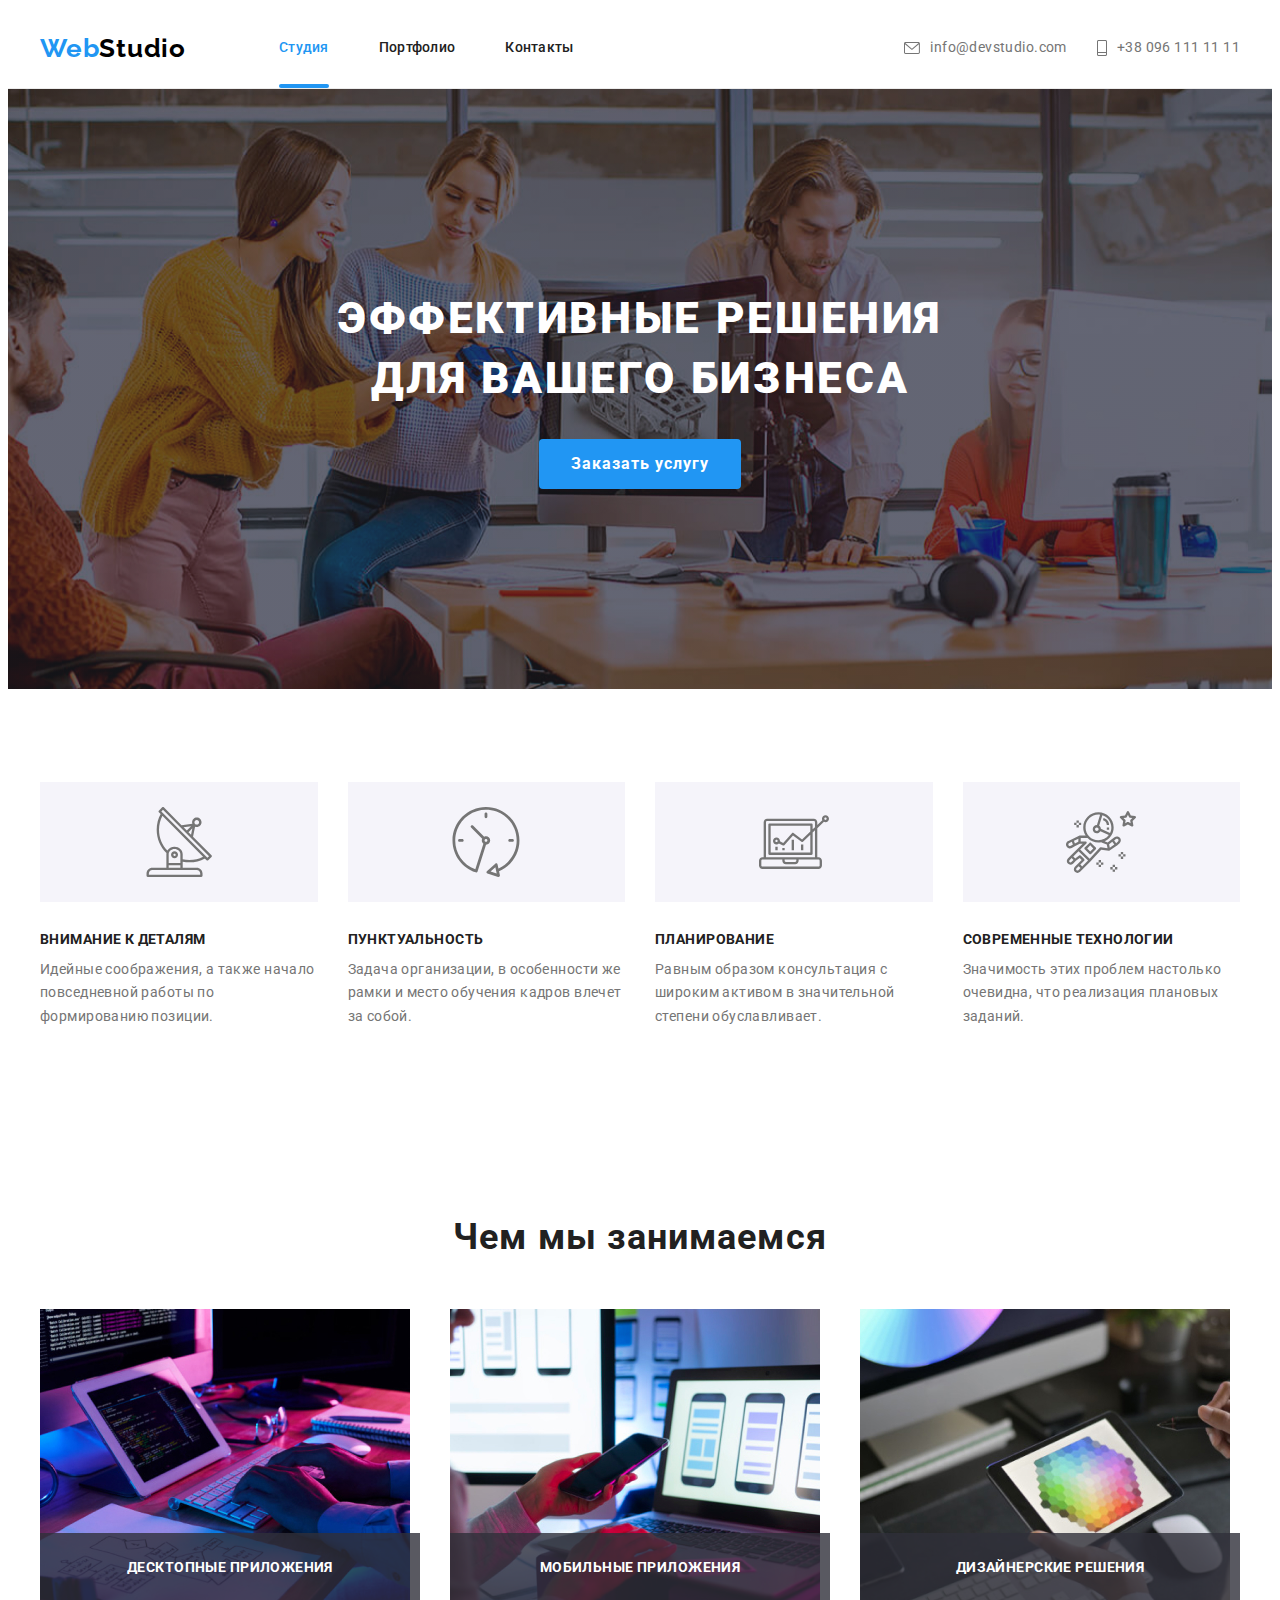
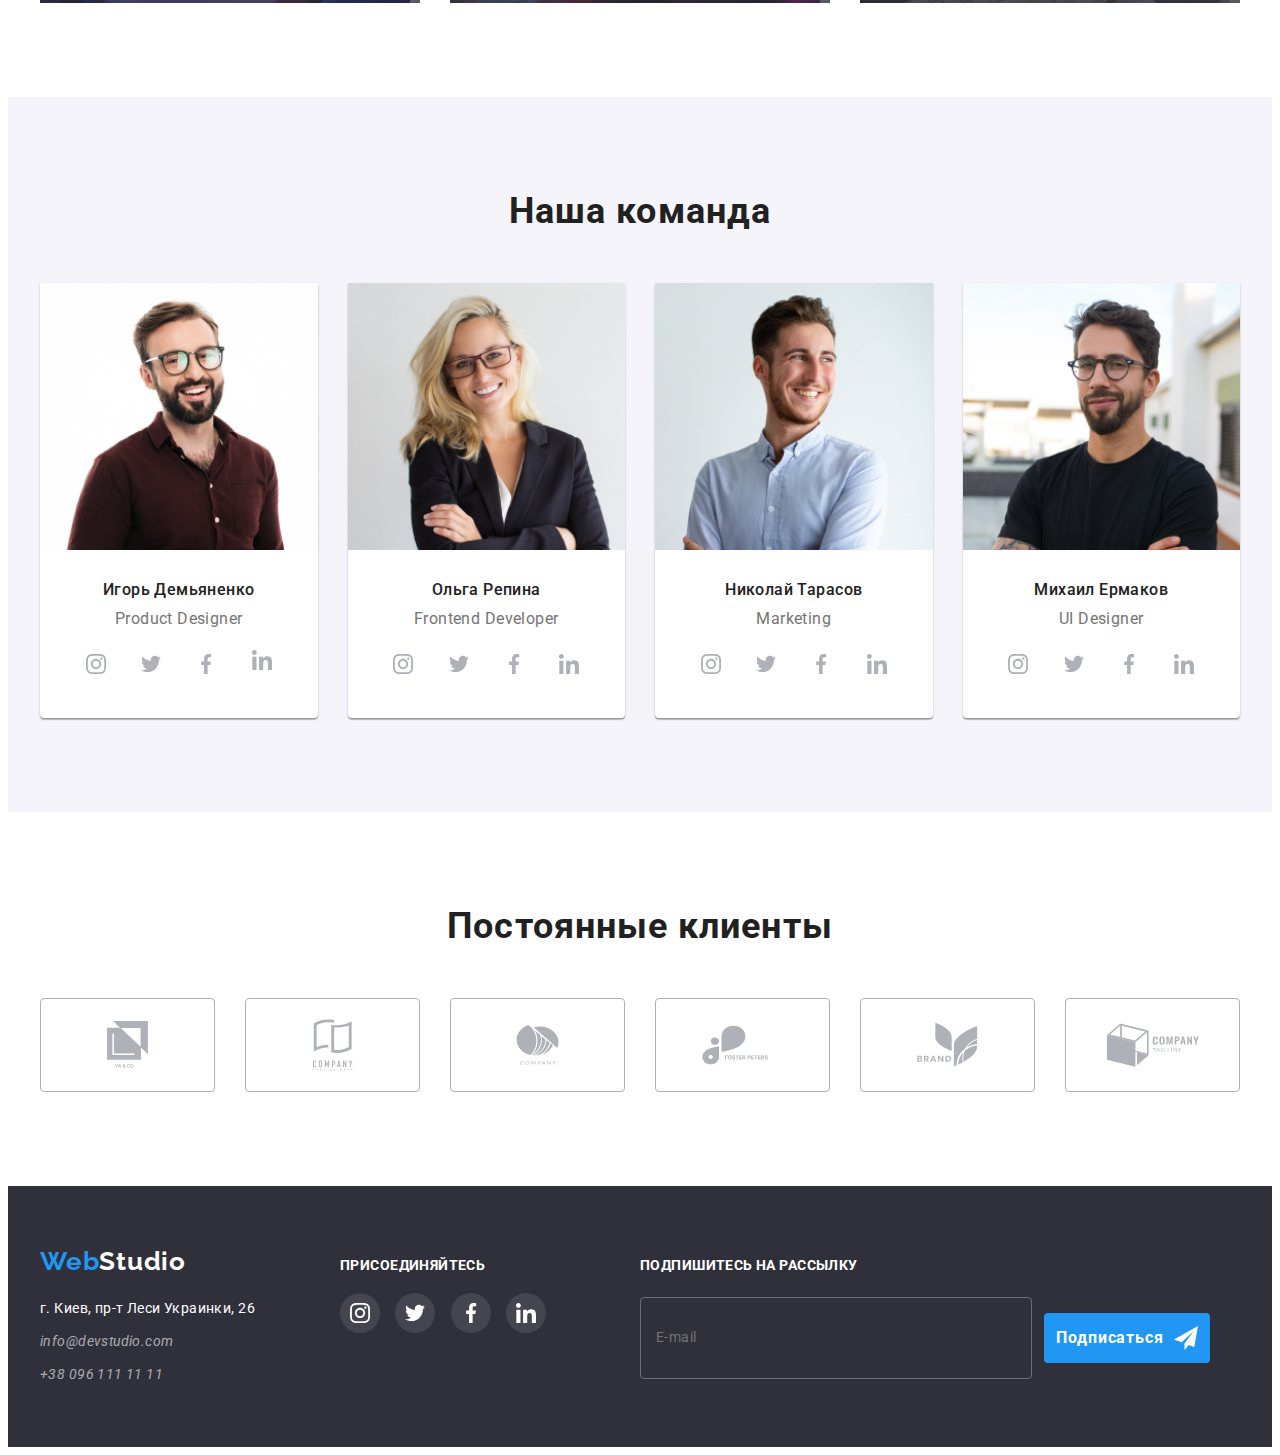
<file: index.html>
<!DOCTYPE html>
<html lang="ru">
  <head>
    <meta charset="UTF-8" />
    <meta http-equiv="X-UA-Compatible" content="IE=edge" />
    <meta name="viewport" content="width=device-width, initial-scale=1.0" />
    <title>Студия</title>
    <link
      href="https://fonts.googleapis.com/css2?family=Raleway:wght@700&family=Roboto:wght@400;500;700;900&display=swap"
      rel="stylesheet"
    />
    <link
      rel="stylesheet"
      href="https://cdnjs.cloudflare.com/ajax/libs/modern-normalize/1.1.0/modern-normalize.min.css"
      integrity="sha512-wpPYUAdjBVSE4KJnH1VR1HeZfpl1ub8YT/NKx4PuQ5NmX2tKuGu6U/JRp5y+Y8XG2tV+wKQpNHVUX03MfMFn9Q=="
      crossorigin="anonymous"
      referrerpolicy="no-referrer"
    />
    <link rel="stylesheet" href="./css/main.min.css" />
  </head>
  <body>
    <!-- HEADER -->

    <header class="header">
      <div class="container">
        <nav class="nav">
          <a href="./index.html" class="logo link"
            >Web<span class="logo__part logo__part">Studio</span></a
          >
          <ul class="list nav__list">
            <li class="nav__item nav__item--current">
              <a href="./index.html" class="nav__link link nav__link--current"
                >Студия</a
              >
            </li>
            <li class="nav__item">
              <a href="./portfolio.html" class="nav__link link">Портфолио</a>
            </li>
            <li class="nav__item">
              <a href="" class="nav__link link">Контакты</a>
            </li>
          </ul>
          <ul class="contacts list">
            <li class="contacts__item">
              <a href="mailto:info@devstudio.com" class="contacts__link link">
                <svg class="contacts__icon" width="16" height="12">
                  <use href="./symbol-defs.svg#icon-envelope"></use>
                </svg>
                <span>info@devstudio.com</span>
              </a>
            </li>
            <li class="contacts__item">
              <a href="tel:+380961111111" class="contacts__link link">
                <svg class="contacts__icon" width="10" height="16">
                  <use href="./symbol-defs.svg#icon-phone"></use>
                </svg>
                <span>+38 096 111 11 11</span>
              </a>
            </li>
          </ul>
          <button type="button" class="menu-mob__open-btn">
            <svg class="menu-btn-mob__icon" width="40px" height="40px">
              <use href="./symbol-defs.svg#icon-menu-mob"></use>
            </svg>
          </button>
        </nav>
        <div class="menu-mob is-hidden">
          <button type="button" class="menu-mob__close-btn">
            <svg width="40px" height="40px">
              <use href="./symbol-defs.svg#icon-close-mob"></use>
            </svg>
          </button>
          <div class="menu-mob__nav">
            <ul class="menu-mob__top list">
              <li class="menu-mob__item">
                <a
                  href="./index.html"
                  class="menu-mob__link link menu-mob__link--current"
                  >Студия</a
                >
              </li>
              <li class="menu-mob__item">
                <a href="./portfolio.html" class="menu-mob__link link"
                  >Портфолио</a
                >
              </li>
              <li class="menu-mob__item">
                <a href="" class="menu-mob__link link">Контакты</a>
              </li>
            </ul>
            <div class="menu-mob__bottom">
              <ul class="list">
                <li class="menu-mob__tel">
                  <a href="tel:+380961111111" class="link">
                    +38 096 111 11 11
                  </a>
                </li>
                <li class="menu-mob__mail">
                  <a href="mailto:info@devstudio.com" class="link">
                    info@devstudio.com
                  </a>
                </li>
              </ul>
              <ul class="menu-mob__communities list">
                <li class="menu-mob__communities-item">
                  <a href="" class="link">Instagram</a>
                </li>
                <li class="menu-mob__communities-item">
                  <a href="" class="link">Twitter</a>
                </li>
                <li class="menu-mob__communities-item">
                  <a href="" class="link">Facebook</a>
                </li>
                <li class="menu-mob__communities-item">
                  <a href="" class="link">LinkedIn</a>
                </li>
              </ul>
            </div>
          </div>
        </div>
      </div>
    </header>

    <!-- MAIN -->

    <main>
      <!-- герой -->
      <section class="hero">
        <div class="container">
          <div class="hero__wrapper">
            <h1 class="hero__header">Эффективные решения для вашего бизнеса</h1>
            <button type="button" data-modal-open class="buttons hero__button">
              Заказать услугу
            </button>
          </div>
        </div>
      </section>

      <!-- преимущества -->
      <section class="advantages section">
        <div class="container">
          <h2 class="hidden">Преимущества</h2>
          <ul class="advantages__list list">
            <li class="advantages__item">
              <div class="advantages__svg-wrapper">
                <svg width="70" height="70">
                  <use href="./symbol-defs.svg#icon-feature-1"></use>
                </svg>
              </div>
              <h3 class="advantages__header">Внимание к деталям</h3>
              <p>
                Идейные соображения, а также начало повседневной работы по
                формированию позиции.
              </p>
            </li>
            <li class="advantages__item">
              <div class="advantages__svg-wrapper">
                <svg width="70" height="70">
                  <use href="./symbol-defs.svg#icon-feature-2"></use>
                </svg>
              </div>
              <h3 class="advantages__header">Пунктуальность</h3>
              <p>
                Задача организации, в особенности же рамки и место обучения
                кадров влечет за собой.
              </p>
            </li>
            <li class="advantages__item">
              <div class="advantages__svg-wrapper">
                <svg width="70" height="70">
                  <use href="./symbol-defs.svg#icon-feature-3"></use>
                </svg>
              </div>
              <h3 class="advantages__header">Планирование</h3>
              <p>
                Равным образом консультация с широким активом в значительной
                степени обуславливает.
              </p>
            </li>
            <li class="advantages__item">
              <div class="advantages__svg-wrapper">
                <svg width="70" height="70">
                  <use href="./symbol-defs.svg#icon-feature-4"></use>
                </svg>
              </div>
              <h3 class="advantages__header">Современные технологии</h3>
              <p>
                Значимость этих проблем настолько очевидна, что реализация
                плановых заданий.
              </p>
            </li>
          </ul>
        </div>
      </section>

      <!-- Чем мы занимаемся -->
      <section class="specialisation section">
        <div class="container">
          <h2 class="section-header">Чем мы занимаемся</h2>
          <ul class="specialisation__list list">
            <li class="specialisation__item">
              <div>
                <img
                  srcset="
                    ./images/images-main-page/specialisation-1-img-1x.jpg 1x,
                    ./images/images-main-page/specialisation-1-img-2x.jpg 2x
                  "
                  src="./images/images-main-page/specialisation-1-img-1x.jpg"
                  alt="Написание кода"
                  width="370"
                />
                <div class="specialisation__text-wrapper">
                  <p class="specialisation__name">Десктопные приложения</p>
                </div>
              </div>
            </li>
            <li class="specialisation__item">
              <div>
                <img
                  srcset="
                    ./images/images-main-page/specialisation-2-img-1x.jpg 1x,
                    ./images/images-main-page/specialisation-2-img-2x.jpg 2x
                  "
                  src="./images/images-main-page/specialisation-2-img-1x.jpg"
                  alt="Адаптация контента под смарт
                    фон"
                  width="370"
                />
                <div class="specialisation__text-wrapper">
                  <p class="specialisation__name">Мобильные приложения</p>
                </div>
              </div>
            </li>
            <li class="specialisation__item">
              <div>
                <img
                  srcset="
                    ./images/images-main-page/specialisation-3-img-1x.jpg 1x,
                    ./images/images-main-page/specialisation-3-img-2x.jpg 2x
                  "
                  src="./images/images-main-page/specialisation-3-img-1x.jpg"
                  alt="Подбор цветов"
                  width="370"
                />
                <div class="specialisation__text-wrapper">
                  <p class="specialisation__name">Дизайнерские решения</p>
                </div>
              </div>
            </li>
          </ul>
        </div>
      </section>

      <!-- Наша команда -->
      <section class="team section">
        <div class="container">
          <h2 class="section-header">Наша команда</h2>
          <ul class="team__cards list">
            <li class="member-card">
              <picture>
                <source
                  srcset="
                    ./images/images-main-page/member-1-pc-1x.jpg 1x,
                    ./images/images-main-page/member-1-pc-2x.jpg 2x
                  "
                  media="(min-width: 1200px)"
                />
                <source
                  srcset="
                    ./images/images-main-page/member-1-tab-1x.jpg 1x,
                    ./images/images-main-page/member-1-tab-2x.jpg 2x
                  "
                  media="(min-width: 768px)"
                />
                <source
                  srcset="
                    ./images/images-main-page/member-1-mob-1x.jpg 1x,
                    ./images/images-main-page/member-1-mob-2x.jpg 2x
                  "
                  media="(min-width: 200px)"
                />
                <img
                  src="./images/images-main-page/member-1-mob-1x.jpg"
                  alt="Игорь Демьяненко"
                  width="450"
                  class="member-card__photo"
                />
              </picture>
              <div class="member-card__text">
                <h3 class="member-card__name">Игорь Демьяненко</h3>
                <p lang="en" class="member-card__position">Product Designer</p>
                <ul class="communities list">
                  <li class="communities__item">
                    <a href="" class="link communities__link">
                      <svg class="communities__icon" width="20" height="20">
                        <use href="./symbol-defs.svg#icon-instagram"></use>
                      </svg>
                    </a>
                  </li>
                  <li class="communities__item">
                    <a href="" class="link communities__link">
                      <svg class="communities__icon" width="20" height="20">
                        <use href="./symbol-defs.svg#icon-twitter"></use>
                      </svg>
                    </a>
                  </li>
                  <li class="communities__item">
                    <a href="" class="link communities__link">
                      <svg class="communities__icon" width="20" height="20">
                        <use href="./symbol-defs.svg#icon-facebook"></use>
                      </svg>
                    </a>
                  </li>
                  <li class="communities__item">
                    <a href="" class="link communities__link">
                      <svg class="communities-icon-svg" width="20" height="20">
                        <use href="./symbol-defs.svg#icon-linkedin"></use>
                      </svg>
                    </a>
                  </li>
                </ul>
              </div>
            </li>
            <li class="member-card">
              <picture>
                <source
                  srcset="
                    ./images/images-main-page/member-2-pc-1x.jpg 1x,
                    ./images/images-main-page/member-2-pc-2x.jpg 2x
                  "
                  media="(min-width: 1200px)"
                />
                <source
                  srcset="
                    ./images/images-main-page/member-2-tab-1x.jpg 1x,
                    ./images/images-main-page/member-2-tab-2x.jpg 2x
                  "
                  media="(min-width: 768px)"
                />
                <source
                  srcset="
                    ./images/images-main-page/member-2-mob-1x.jpg 1x,
                    ./images/images-main-page/member-2-mob-2x.jpg 2x
                  "
                  media="(min-width: 200px)"
                />
                <img
                  src="./images/images-main-page/member-2-mob-1x.jpg"
                  alt="Ольга Репина"
                  width="450"
                  class="member-card__photo"
                />
              </picture>
              <div class="member-card__text">
                <h3 class="member-card__name">Ольга Репина</h3>
                <p lang="en" class="member-card__position">
                  Frontend Developer
                </p>
                <ul class="communities list">
                  <li class="communities__item">
                    <a href="" class="link communities__link">
                      <svg class="communities__icon" width="20" height="20">
                        <use href="./symbol-defs.svg#icon-instagram"></use>
                      </svg>
                    </a>
                  </li>
                  <li class="communities__item">
                    <a href="" class="link communities__link">
                      <svg class="communities__icon" width="20" height="20">
                        <use href="./symbol-defs.svg#icon-twitter"></use>
                      </svg>
                    </a>
                  </li>
                  <li class="communities__item">
                    <a href="" class="link communities__link">
                      <svg class="communities__icon" width="20" height="20">
                        <use href="./symbol-defs.svg#icon-facebook"></use>
                      </svg>
                    </a>
                  </li>
                  <li class="communities__item">
                    <a href="" class="link communities__link">
                      <svg class="communities__icon" width="20" height="20">
                        <use href="./symbol-defs.svg#icon-linkedin"></use>
                      </svg>
                    </a>
                  </li>
                </ul>
              </div>
            </li>
            <li class="member-card">
              <picture>
                <source
                  srcset="
                    ./images/images-main-page/member-3-pc-1x.jpg 1x,
                    ./images/images-main-page/member-3-pc-2x.jpg 2x
                  "
                  media="(min-width: 1200px)"
                />
                <source
                  srcset="
                    ./images/images-main-page/member-3-tab-1x.jpg 1x,
                    ./images/images-main-page/member-3-tab-2x.jpg 2x
                  "
                  media="(min-width: 768px)"
                />
                <source
                  srcset="
                    ./images/images-main-page/member-3-mob-1x.jpg 1x,
                    ./images/images-main-page/member-3-mob-2x.jpg 2x
                  "
                  media="(min-width: 200px)"
                />
                <img
                  src="./images/images-main-page/member-3-mob-1x.jpg"
                  alt="Николай Тарасов"
                  width="450"
                  class="member-card__photo"
                />
              </picture>
              <div class="member-card__text">
                <h3 class="member-card__name">Николай Тарасов</h3>
                <p lang="en" class="member-card__position">Marketing</p>
                <ul class="communities list">
                  <li class="communities__item">
                    <a href="" class="link communities__link">
                      <svg class="communities__icon" width="20" height="20">
                        <use href="./symbol-defs.svg#icon-instagram"></use>
                      </svg>
                    </a>
                  </li>
                  <li class="communities__item">
                    <a href="" class="link communities__link">
                      <svg class="communities__icon" width="20" height="20">
                        <use href="./symbol-defs.svg#icon-twitter"></use>
                      </svg>
                    </a>
                  </li>
                  <li class="communities__item">
                    <a href="" class="link communities__link">
                      <svg class="communities__icon" width="20" height="20">
                        <use href="./symbol-defs.svg#icon-facebook"></use>
                      </svg>
                    </a>
                  </li>
                  <li class="communities__item">
                    <a href="" class="link communities__link">
                      <svg class="communities__icon" width="20" height="20">
                        <use href="./symbol-defs.svg#icon-linkedin"></use>
                      </svg>
                    </a>
                  </li>
                </ul>
              </div>
            </li>
            <li class="member-card">
              <picture>
                <source
                  srcset="
                    ./images/images-main-page/member-4-pc-1x.jpg 1x,
                    ./images/images-main-page/member-4-pc-2x.jpg 2x
                  "
                  media="(min-width: 1200px)"
                />
                <source
                  srcset="
                    ./images/images-main-page/member-4-tab-1x.jpg 1x,
                    ./images/images-main-page/member-4-tab-2x.jpg 2x
                  "
                  media="(min-width: 768px)"
                />
                <source
                  srcset="
                    ./images/images-main-page/member-4-mob-1x.jpg 1x,
                    ./images/images-main-page/member-4-mob-2x.jpg 2x
                  "
                  media="(min-width: 200px)"
                />
                <img
                  src="./images/images-main-page/member-4-mob-1x.jpg"
                  alt="Михаил Ермаков"
                  width="450"
                  class="member-card__photo"
                />
              </picture>
              <div class="member-card__text">
                <h3 class="member-card__name">Михаил Ермаков</h3>
                <p lang="en" class="member-card__position">UI Designer</p>
                <ul class="communities list">
                  <li class="communities__item">
                    <a href="" class="link communities__link">
                      <svg class="communities__icon" width="20" height="20">
                        <use href="./symbol-defs.svg#icon-instagram"></use>
                      </svg>
                    </a>
                  </li>
                  <li class="communities__item">
                    <a href="" class="link communities__link">
                      <svg class="communities__icon" width="20" height="20">
                        <use href="./symbol-defs.svg#icon-twitter"></use>
                      </svg>
                    </a>
                  </li>
                  <li class="communities__item">
                    <a href="" class="link communities__link">
                      <svg class="communities__icon" width="20" height="20">
                        <use href="./symbol-defs.svg#icon-facebook"></use>
                      </svg>
                    </a>
                  </li>
                  <li class="communities__item">
                    <a href="" class="link communities__link">
                      <svg class="communities__icon" width="20" height="20">
                        <use href="./symbol-defs.svg#icon-linkedin"></use>
                      </svg>
                    </a>
                  </li>
                </ul>
              </div>
            </li>
          </ul>
        </div>
      </section>

      <!-- Постоянные клиенты -->
      <section class="section clients">
        <div class="container">
          <h2 class="section-header">Постоянные клиенты</h2>
          <ul class="list clients__list">
            <li class="clients__item">
              <a href="" class="clients__link link">
                <svg class="clients__icon" width="41" height="47">
                  <use href="./symbol-defs.svg#icon-client-1"></use>
                </svg>
              </a>
            </li>
            <li class="clients__item">
              <a href="" class="clients__link link">
                <svg width="40" height="52" class="clients-icon-svg">
                  <use href="./symbol-defs.svg#icon-client-2"></use>
                </svg>
              </a>
            </li>
            <li class="clients__item">
              <a href="" class="clients__link link">
                <svg width="43" height="41" class="clients-icon-svg">
                  <use href="./symbol-defs.svg#icon-client-3"></use>
                </svg>
              </a>
            </li>
            <li class="clients__item">
              <a href="" class="clients__link link">
                <svg width="84" height="40" class="clients-icon-svg">
                  <use href="./symbol-defs.svg#icon-client-4"></use>
                </svg>
              </a>
            </li>
            <li class="clients__item">
              <a href="" class="clients__link link">
                <svg width="63" height="45" class="clients-icon-svg">
                  <use href="./symbol-defs.svg#icon-client-5"></use>
                </svg>
              </a>
            </li>
            <li class="clients__item">
              <a href="" class="clients__link link">
                <svg width="94" height="44" class="clients-icon-svg">
                  <use href="./symbol-defs.svg#icon-client-6"></use>
                </svg>
              </a>
            </li>
          </ul>
        </div>
      </section>
    </main>

    <!-- FOOTER  -->

    <footer class="footer">
      <div class="footer__container container">
        <div class="footer__address">
          <a href="./index.html" class="logo link"
            >Web<span class="logo__part logo__part--light">Studio</span></a
          >
          <address>
            <ul class="address list">
              <li class="address__item">
                <a
                  href="https://www.google.com/maps/place/%D0%B1%D1%83%D0%BB.+%D0%9B%D0%B5%D1%81%D0%B8+%D0%A3%D0%BA%D1%80%D0%B0%D0%B8%D0%BD%D0%BA%D0%B8,+26,+%D0%9A%D0%B8%D0%B5%D0%B2,+02000/@50.4265807,30.5383858,17z/data=!3m1!4b1!4m5!3m4!1s0x40d4cf0e033ecbe9:0x57a4dffefec77da0!8m2!3d50.4265807!4d30.5383858?shorturl=1"
                  class="link address__link address__link--light"
                  >г. Киев, пр-т Леси Украинки, 26</a
                >
              </li>
              <li class="address__item">
                <a href="mailto:info@devstudio.com" class="address__link link"
                  >info@devstudio.com</a
                >
              </li>
              <li class="address__item">
                <a href="tel:+380961111111" class="address__link link"
                  >+38 096 111 11 11</a
                >
              </li>
            </ul>
          </address>
        </div>
        <div class="footer__communities">
          <b class="footer__header">ПРИСОЕДИНЯЙТЕСЬ</b>
          <ul class="communities list">
            <li class="communities__item communities__item--light">
              <a href="" class="link communities__link">
                <svg class="communities__icon" width="20" height="20">
                  <use href="./symbol-defs.svg#icon-instagram"></use>
                </svg>
              </a>
            </li>
            <li class="communities__item communities__item--light">
              <a href="" class="link communities__link">
                <svg class="communities__icon" width="20" height="20">
                  <use href="./symbol-defs.svg#icon-twitter"></use>
                </svg>
              </a>
            </li>
            <li class="communities__item communities__item--light">
              <a href="" class="link communities__link">
                <svg class="communities__icon" width="20" height="20">
                  <use href="./symbol-defs.svg#icon-facebook"></use>
                </svg>
              </a>
            </li>
            <li class="communities__item communities__item--light">
              <a href="" class="link communities__link">
                <svg class="communities__icon" width="20" height="20">
                  <use href="./symbol-defs.svg#icon-linkedin"></use>
                </svg>
              </a>
            </li>
          </ul>
        </div>
        <div class="footer__subscribe">
          <b class="footer__header">Подпишитесь на рассылку</b>
          <form class="subscribe-form">
            <label class="subscribe-form__field">
              <input
                type="email"
                name="user-email"
                class="subscribe-form__input"
                placeholder=" "
              />
              <span class="subscribe-form__label">E-mail</span>
            </label>
            <button type="submit" class="subscribe-form__button buttons">
              <span class="subscribe-form__button-text">Подписаться</span>
              <svg width="24" height="24" class="subscribe-form__icon">
                <use href="./symbol-defs.svg#icon-send"></use>
              </svg>
            </button>
          </form>
        </div>
      </div>
    </footer>

    <!-- MODAL WINDOW -->

    <div data-modal class="backdrop is-hidden">
      <div class="modal">
        <button type="button" data-modal-close class="close-button">
          <svg width="18" height="18">
            <use href="./symbol-defs.svg#icon-close"></use>
          </svg>
        </button>
        <p class="modal__text">Оставьте свои данные, мы вам перезвоним</p>
        <form class="form">
          <label class="form__field">
            <span class="form__label">Имя</span>
            <input name="form-user-name" type="text" class="form__input" />
            <span class="form__icon">
              <svg width="18" height="18">
                <use href="./symbol-defs.svg#icon-person"></use>
              </svg>
            </span>
          </label>
          <label class="form__field">
            <span class="form__label">Телефон</span>
            <input name="form-telephone" type="tel" class="form__input" />
            <span class="form__icon">
              <svg width="18" height="18">
                <use href="./symbol-defs.svg#icon-telephone"></use>
              </svg>
            </span>
          </label>
          <label class="form__field">
            <span class="form__label">Почта</span>
            <input name="form-email" type="email" class="form__input" />
            <span class="form__icon">
              <svg width="18" height="18">
                <use href="./symbol-defs.svg#icon-email"></use>
              </svg>
            </span>
          </label>
          <label class="form__field">
            <span class="form__label">Комментарий</span>
            <textarea
              name="form-comment"
              class="form__input form__input-area"
              placeholder="Введите текст"
            ></textarea>
          </label>
          <label class="form__field form__field-checkbox">
            <input
              name="form-terms"
              type="checkbox"
              class="form__input-checkbox hidden"
              value="true"
            />
            <span class="form__label-checkbox"
              >Соглашаюсь с рассылкой и принимаю
              <a class="form__link-checkbox link" href=""
                >Условия договора</a
              ></span
            >
            <span class="form__icon-checkbox"></span>
          </label>
          <button type="submit" class="submit-button buttons">Отправить</button>
        </form>
      </div>
    </div>
    <script src="./js/modal.js"></script>
    <script src="./js/menu.js"></script>
  </body>
</html>
</file>
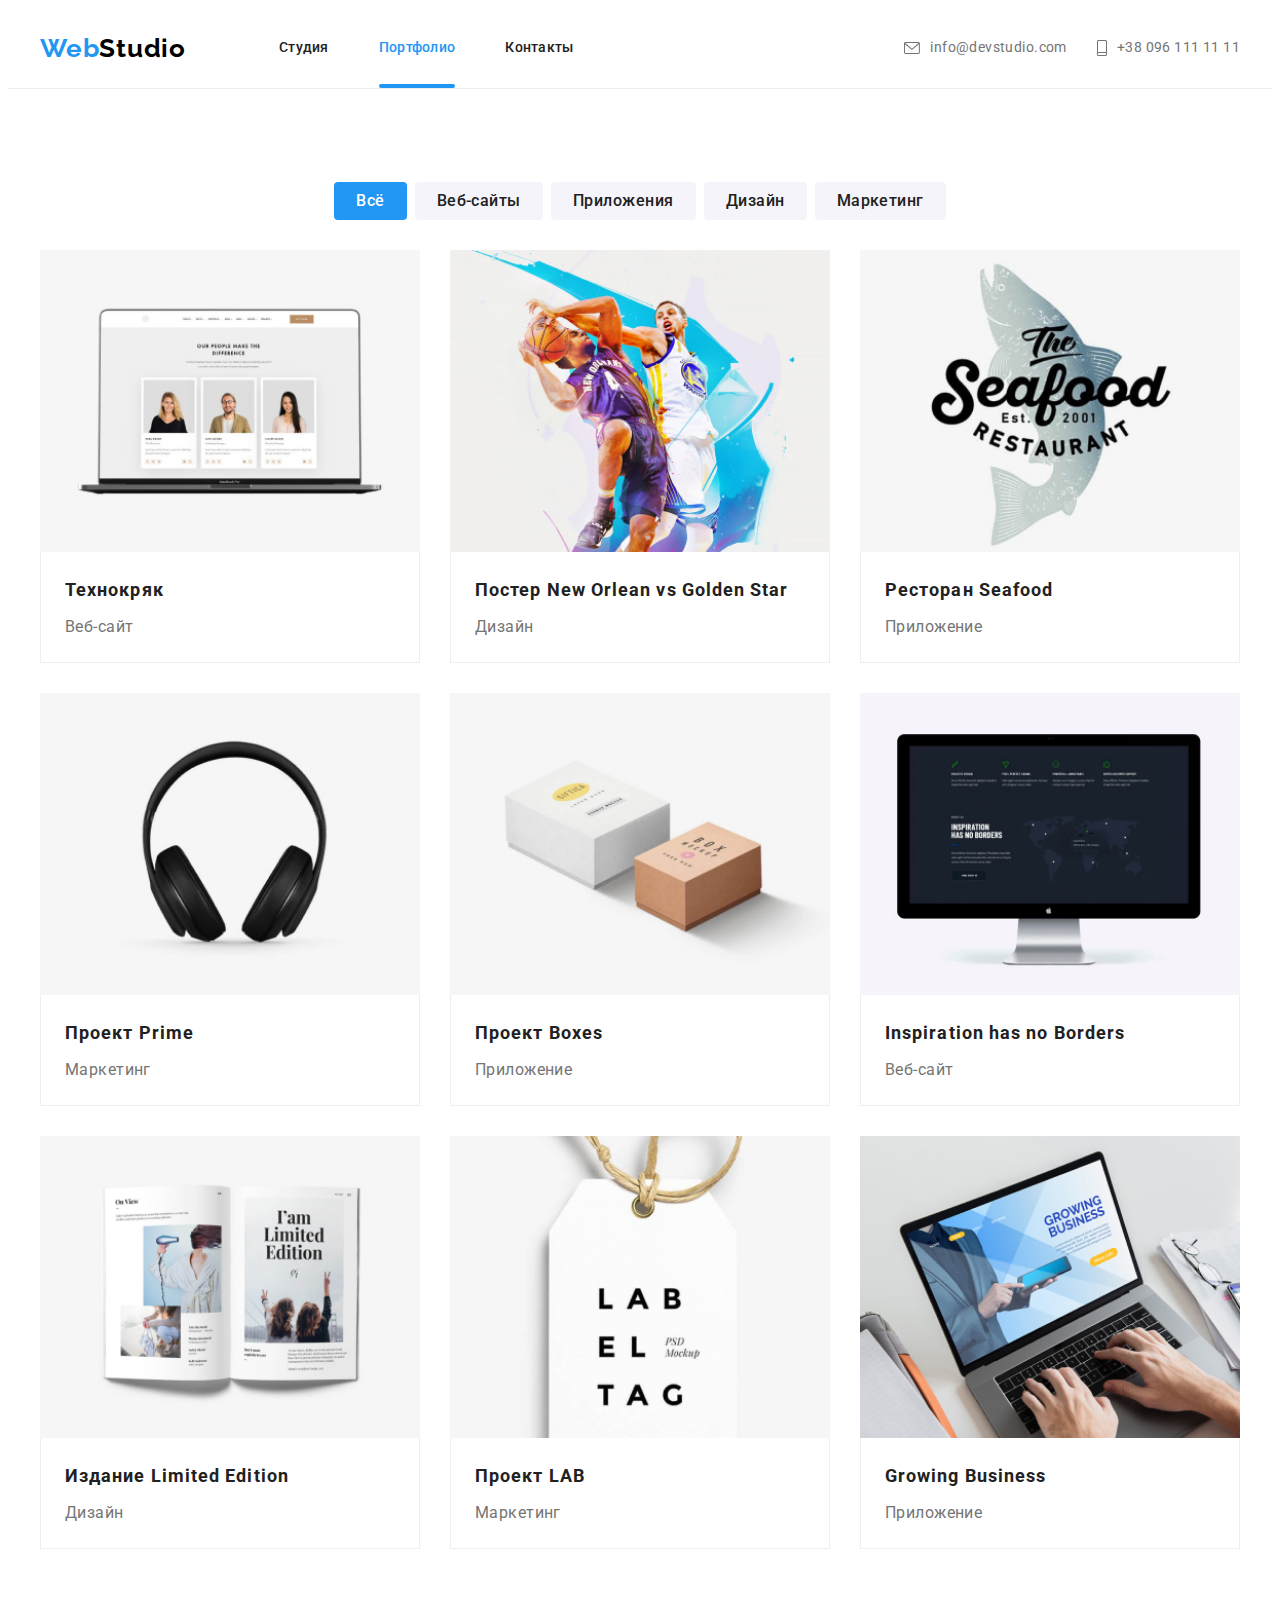
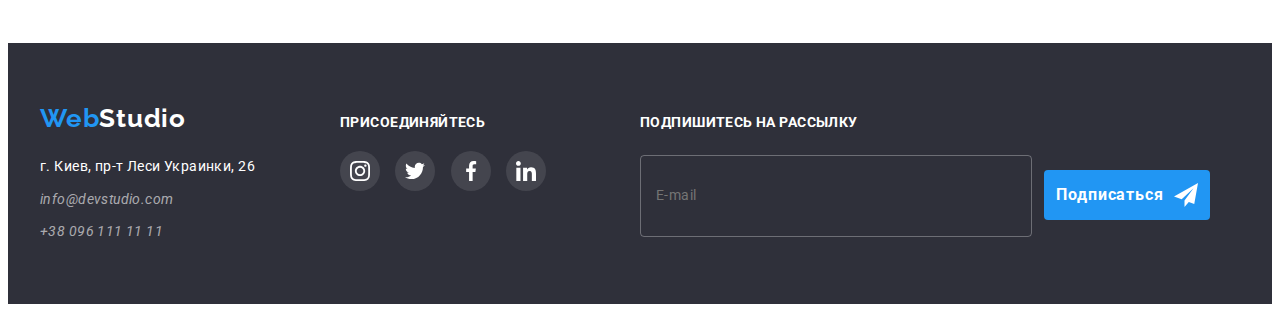
<file: portfolio.html>
<!DOCTYPE html>
<html lang="ru">
  <head>
    <meta charset="UTF-8" />
    <meta http-equiv="X-UA-Compatible" content="IE=edge" />
    <meta name="viewport" content="width=device-width, initial-scale=1.0" />
    <title>Портфолио</title>
    <link
      href="https://fonts.googleapis.com/css2?family=Raleway:wght@700&family=Roboto:wght@400;500;700;900&display=swap"
      rel="stylesheet"
    />
    <link
      rel="stylesheet"
      href="https://cdnjs.cloudflare.com/ajax/libs/modern-normalize/1.1.0/modern-normalize.min.css"
      integrity="sha512-wpPYUAdjBVSE4KJnH1VR1HeZfpl1ub8YT/NKx4PuQ5NmX2tKuGu6U/JRp5y+Y8XG2tV+wKQpNHVUX03MfMFn9Q=="
      crossorigin="anonymous"
      referrerpolicy="no-referrer"
    />
    <link rel="stylesheet" href="./css/main.min.css" />
  </head>
  <body>
    <!-- HEADER -->

    <header class="header">
      <div class="container">
        <nav class="nav">
          <a href="./index.html" class="logo link"
            >Web<span class="logo__part logo__part">Studio</span></a
          >
          <ul class="list nav__list">
            <li class="nav__item">
              <a href="./index.html" class="nav__link link">Студия</a>
            </li>
            <li class="nav__item nav__item--current">
              <a
                href="./portfolio.html"
                class="nav__link link nav__link--current"
                >Портфолио</a
              >
            </li>
            <li class="nav__item">
              <a href="" class="nav__link link">Контакты</a>
            </li>
          </ul>
          <ul class="contacts list">
            <li class="contacts__item">
              <a href="mailto:info@devstudio.com" class="contacts__link link">
                <svg class="contacts__icon" width="16" height="12">
                  <use href="./symbol-defs.svg#icon-envelope"></use>
                </svg>
                <span>info@devstudio.com</span>
              </a>
            </li>
            <li class="contacts__item">
              <a href="tel:+380961111111" class="contacts__link link">
                <svg class="contacts__icon" width="10" height="16">
                  <use href="./symbol-defs.svg#icon-phone"></use>
                </svg>
                <span>+38 096 111 11 11</span>
              </a>
            </li>
          </ul>
          <button type="button" class="menu-mob__open-btn">
            <svg class="menu-btn-mob__icon" width="40px" height="40px">
              <use href="./symbol-defs.svg#icon-menu-mob"></use>
            </svg>
          </button>
        </nav>
        <div class="menu-mob is-hidden">
          <button type="button" class="menu-mob__close-btn">
            <svg width="40px" height="40px">
              <use href="./symbol-defs.svg#icon-close-mob"></use>
            </svg>
          </button>
          <div class="menu-mob__nav">
            <ul class="menu-mob__top list">
              <li class="menu-mob__item">
                <a
                  href="./index.html"
                  class="menu-mob__link link menu-mob__link--current"
                  >Студия</a
                >
              </li>
              <li class="menu-mob__item">
                <a href="./portfolio.html" class="menu-mob__link link"
                  >Портфолио</a
                >
              </li>
              <li class="menu-mob__item">
                <a href="" class="menu-mob__link link">Контакты</a>
              </li>
            </ul>
            <div class="menu-mob__bottom">
              <ul class="list">
                <li class="menu-mob__tel">
                  <a href="tel:+380961111111" class="link">
                    +38 096 111 11 11
                  </a>
                </li>
                <li class="menu-mob__mail">
                  <a href="mailto:info@devstudio.com" class="link">
                    info@devstudio.com
                  </a>
                </li>
              </ul>
              <ul class="menu-mob__communities list">
                <li class="menu-mob__communities-item">
                  <a href="" class="link">Instagram</a>
                </li>
                <li class="menu-mob__communities-item">
                  <a href="" class="link">Twitter</a>
                </li>
                <li class="menu-mob__communities-item">
                  <a href="" class="link">Facebook</a>
                </li>
                <li class="menu-mob__communities-item">
                  <a href="" class="link">LinkedIn</a>
                </li>
              </ul>
            </div>
          </div>
        </div>
      </div>
    </header>

    <!-- MAIN -->

    <main>
      <section class="section">
        <div class="container">
          <h1 class="hidden-title hidden">Наши роботы</h1>
          <ul class="filter list">
            <li class="filter__item">
              <button
                type="button"
                class="filter__buttons buttons filter__buttons--current"
              >
                Всё
              </button>
            </li>
            <li class="filter__item">
              <button type="button" class="filter__buttons buttons">
                Веб-сайты
              </button>
            </li>
            <li class="filter__item">
              <button type="button" class="filter__buttons buttons">
                Приложения
              </button>
            </li>
            <li class="filter__item">
              <button type="button" class="filter__buttons buttons">
                Дизайн
              </button>
            </li>
            <li class="filter__item">
              <button type="button" class="filter__buttons buttons">
                Маркетинг
              </button>
            </li>
          </ul>
          <ul class="cards list">
            <li class="card">
              <a href="" class="card__link link">
                <div class="card__thumb">
                  <picture>
                    <source
                      srcset="
                        ./images/images-page-portfolio/portfolio-1-pc-1x.jpg 1x,
                        ./images/images-page-portfolio/portfolio-1-pc-2x.jpg 2x
                      "
                      media="(min-width: 1200px)"
                    />
                    <source
                      srcset="
                        ./images/images-page-portfolio/portfolio-1-tab-1x.jpg 1x,
                        ./images/images-page-portfolio/portfolio-1-tab-2x.jpg 2x
                      "
                      media="(min-width: 768px)"
                    />
                    <source
                      srcset="
                        ./images/images-page-portfolio/portfolio-1-mob-1x.jpg 1x,
                        ./images/images-page-portfolio/portfolio-1-mob-2x.jpg 2x
                      "
                      media="(min-width: 200px)"
                    />
                    <img
                      src="./images/images-page-portfolio/portfolio-1-mob-1x.jpg"
                      height="294"
                      alt="Страница сайта Технокряк"
                      class="card__image"
                    />
                  </picture>
                  <p class="card__overlay-text">
                    Ресурс предлагает комплексные предложения с разным уровнем
                    функционала и сервисов. Все это позволит посетителю получить
                    исчерпывающие сведения о компании или частном лице.
                  </p>
                </div>
                <div class="card__description">
                  <h2 class="card__name">Технокряк</h2>
                  <p class="card__type">Веб-сайт</p>
                </div>
              </a>
            </li>
            <li class="card">
              <a href="" class="card__link link">
                <div class="card__thumb">
                  <picture>
                    <source
                      srcset="
                        ./images/images-page-portfolio/portfolio-2-pc-1x.jpg 1x,
                        ./images/images-page-portfolio/portfolio-2-pc-2x.jpg 2x
                      "
                      media="(min-width: 1200px)"
                    />
                    <source
                      srcset="
                        ./images/images-page-portfolio/portfolio-2-tab-1x.jpg 1x,
                        ./images/images-page-portfolio/portfolio-2-tab-2x.jpg 2x
                      "
                      media="(min-width: 768px)"
                    />
                    <source
                      srcset="
                        ./images/images-page-portfolio/portfolio-2-mob-1x.jpg 1x,
                        ./images/images-page-portfolio/portfolio-2-mob-2x.jpg 2x
                      "
                      media="(min-width: 200px)"
                    />
                    <img
                      src="./images/images-page-portfolio/portfolio-2-mob-1x.jpg"
                      height="294"
                      alt="Баскетболисты играют"
                      class="card__image"
                    />
                  </picture>
                  <p class="card__overlay-text">
                    Ресурс предлагает комплексные предложения с разным уровнем
                    функционала и сервисов. Все это позволит посетителю получить
                    исчерпывающие сведения о компании или частном лице.
                  </p>
                </div>
                <div class="card__description">
                  <h2 class="card__name">
                    Постер <span lang="en">New Orlean vs Golden Star</span>
                  </h2>
                  <p class="card__type">Дизайн</p>
                </div>
              </a>
            </li>
            <li class="card">
              <a href="" class="card__link link">
                <div class="card__thumb">
                  <picture>
                    <source
                      srcset="
                        ./images/images-page-portfolio/portfolio-3-pc-1x.jpg 1x,
                        ./images/images-page-portfolio/portfolio-3-pc-2x.jpg 2x
                      "
                      media="(min-width: 1200px)"
                    />
                    <source
                      srcset="
                        ./images/images-page-portfolio/portfolio-3-tab-1x.jpg 1x,
                        ./images/images-page-portfolio/portfolio-3-tab-2x.jpg 2x
                      "
                      media="(min-width: 768px)"
                    />
                    <source
                      srcset="
                        ./images/images-page-portfolio/portfolio-3-mob-1x.jpg 1x,
                        ./images/images-page-portfolio/portfolio-3-mob-2x.jpg 2x
                      "
                      media="(min-width: 200px)"
                    />
                    <img
                      src="./images/images-page-portfolio/portfolio-3-mob-1x.jpg"
                      height="294"
                      alt="Лого ресторана Seafood"
                      class="card__image"
                    />
                  </picture>
                  <p class="card__overlay-text">
                    Ресурс предлагает комплексные предложения с разным уровнем
                    функционала и сервисов. Все это позволит посетителю получить
                    исчерпывающие сведения о компании или частном лице.
                  </p>
                </div>
                <div class="card__description">
                  <h2 class="card__name">
                    Ресторан <span lang="en">Seafood</span>
                  </h2>
                  <p class="card__type">Приложение</p>
                </div>
              </a>
            </li>
            <li class="card">
              <a href="" class="card__link link">
                <div class="card__thumb">
                  <picture>
                    <source
                      srcset="
                        ./images/images-page-portfolio/portfolio-4-pc-1x.jpg 1x,
                        ./images/images-page-portfolio/portfolio-4-pc-2x.jpg 2x
                      "
                      media="(min-width: 1200px)"
                    />
                    <source
                      srcset="
                        ./images/images-page-portfolio/portfolio-4-tab-1x.jpg 1x,
                        ./images/images-page-portfolio/portfolio-4-tab-2x.jpg 2x
                      "
                      media="(min-width: 768px)"
                    />
                    <source
                      srcset="
                        ./images/images-page-portfolio/portfolio-4-mob-1x.jpg 1x,
                        ./images/images-page-portfolio/portfolio-4-mob-2x.jpg 2x
                      "
                      media="(min-width: 200px)"
                    />
                    <img
                      src="./images/images-page-portfolio/portfolio-4-mob-1x.jpg"
                      height="294"
                      alt="Наушники"
                      class="card__image"
                    />
                  </picture>
                  <p class="card__overlay-text">
                    Ресурс предлагает комплексные предложения с разным уровнем
                    функционала и сервисов. Все это позволит посетителю получить
                    исчерпывающие сведения о компании или частном лице.
                  </p>
                </div>
                <div class="card__description">
                  <h2 class="card__name">
                    Проект <span lang="en">Prime</span>
                  </h2>
                  <p class="card__type">Маркетинг</p>
                </div>
              </a>
            </li>
            <li class="card">
              <a href="" class="card__link link">
                <div class="card__thumb">
                  <picture>
                    <source
                      srcset="
                        ./images/images-page-portfolio/portfolio-5-pc-1x.jpg 1x,
                        ./images/images-page-portfolio/portfolio-5-pc-2x.jpg 2x
                      "
                      media="(min-width: 1200px)"
                    />
                    <source
                      srcset="
                        ./images/images-page-portfolio/portfolio-5-tab-1x.jpg 1x,
                        ./images/images-page-portfolio/portfolio-5-tab-2x.jpg 2x
                      "
                      media="(min-width: 768px)"
                    />
                    <source
                      srcset="
                        ./images/images-page-portfolio/portfolio-5-mob-1x.jpg 1x,
                        ./images/images-page-portfolio/portfolio-5-mob-2x.jpg 2x
                      "
                      media="(min-width: 200px)"
                    />
                    <img
                      src="./images/images-page-portfolio/portfolio-5-mob-1x.jpg"
                      height="294"
                      alt="Коробки"
                      class="card__image"
                    />
                  </picture>
                  <p class="card__overlay-text">
                    Ресурс предлагает комплексные предложения с разным уровнем
                    функционала и сервисов. Все это позволит посетителю получить
                    исчерпывающие сведения о компании или частном лице.
                  </p>
                </div>
                <div class="card__description">
                  <h2 class="card__name">
                    Проект <span lang="en">Boxes</span>
                  </h2>
                  <p class="card__type">Приложение</p>
                </div>
              </a>
            </li>
            <li class="card">
              <a href="" class="card__link link">
                <div class="card__thumb">
                  <picture>
                    <source
                      srcset="
                        ./images/images-page-portfolio/portfolio-6-pc-1x.jpg 1x,
                        ./images/images-page-portfolio/portfolio-6-pc-2x.jpg 2x
                      "
                      media="(min-width: 1200px)"
                    />
                    <source
                      srcset="
                        ./images/images-page-portfolio/portfolio-6-tab-1x.jpg 1x,
                        ./images/images-page-portfolio/portfolio-6-tab-2x.jpg 2x
                      "
                      media="(min-width: 768px)"
                    />
                    <source
                      srcset="
                        ./images/images-page-portfolio/portfolio-6-mob-1x.jpg 1x,
                        ./images/images-page-portfolio/portfolio-6-mob-2x.jpg 2x
                      "
                      media="(min-width: 200px)"
                    />
                    <img
                      src="./images/images-page-portfolio/portfolio-6-mob-1x.jpg"
                      height="294"
                      alt="Страница сайта Inspiration has no Borders"
                      class="card__image"
                    />
                  </picture>
                  <p class="card__overlay-text">
                    Ресурс предлагает комплексные предложения с разным уровнем
                    функционала и сервисов. Все это позволит посетителю получить
                    исчерпывающие сведения о компании или частном лице.
                  </p>
                </div>
                <div class="card__description">
                  <h2 lang="en" class="card__name">
                    Inspiration has no Borders
                  </h2>
                  <p class="card__type">Веб-сайт</p>
                </div>
              </a>
            </li>
            <li class="card">
              <a href="" class="card__link link">
                <div class="card__thumb">
                  <picture>
                    <source
                      srcset="
                        ./images/images-page-portfolio/portfolio-7-pc-1x.jpg 1x,
                        ./images/images-page-portfolio/portfolio-7-pc-2x.jpg 2x
                      "
                      media="(min-width: 1200px)"
                    />
                    <source
                      srcset="
                        ./images/images-page-portfolio/portfolio-7-tab-1x.jpg 1x,
                        ./images/images-page-portfolio/portfolio-7-tab-2x.jpg 2x
                      "
                      media="(min-width: 768px)"
                    />
                    <source
                      srcset="
                        ./images/images-page-portfolio/portfolio-7-mob-1x.jpg 1x,
                        ./images/images-page-portfolio/portfolio-7-mob-2x.jpg 2x
                      "
                      media="(min-width: 200px)"
                    />
                    <img
                      src="./images/images-page-portfolio/portfolio-7-mob-1x.jpg"
                      height="294"
                      alt="Открытая книга"
                      class="card__image"
                    />
                  </picture>
                  <p class="card__overlay-text">
                    Ресурс предлагает комплексные предложения с разным уровнем
                    функционала и сервисов. Все это позволит посетителю получить
                    исчерпывающие сведения о компании или частном лице.
                  </p>
                </div>
                <div class="card__description">
                  <h2 class="card__name">
                    Издание <span lang="en">Limited Edition</span>
                  </h2>
                  <p class="card__type">Дизайн</p>
                </div>
              </a>
            </li>
            <li class="card">
              <a href="" class="card__link link">
                <div class="card__thumb">
                  <picture>
                    <source
                      srcset="
                        ./images/images-page-portfolio/portfolio-8-pc-1x.jpg 1x,
                        ./images/images-page-portfolio/portfolio-8-pc-2x.jpg 2x
                      "
                      media="(min-width: 1200px)"
                    />
                    <source
                      srcset="
                        ./images/images-page-portfolio/portfolio-8-tab-1x.jpg 1x,
                        ./images/images-page-portfolio/portfolio-8-tab-2x.jpg 2x
                      "
                      media="(min-width: 768px)"
                    />
                    <source
                      srcset="
                        ./images/images-page-portfolio/portfolio-8-mob-1x.jpg 1x,
                        ./images/images-page-portfolio/portfolio-8-mob-2x.jpg 2x
                      "
                      media="(min-width: 200px)"
                    />
                    <img
                      src="./images/images-page-portfolio/portfolio-8-mob-1x.jpg"
                      height="294"
                      alt="Логотип проекта"
                      class="card__image"
                    />
                  </picture>
                  <p class="card__overlay-text">
                    Ресурс предлагает комплексные предложения с разным уровнем
                    функционала и сервисов. Все это позволит посетителю получить
                    исчерпывающие сведения о компании или частном лице.
                  </p>
                </div>
                <div class="card__description">
                  <h2 class="card__name">Проект <span lang="en">LAB</span></h2>
                  <p class="card__type">Маркетинг</p>
                </div>
              </a>
            </li>
            <li class="card">
              <a href="" class="card__link link">
                <div class="card__thumb">
                  <picture>
                    <source
                      srcset="
                        ./images/images-page-portfolio/portfolio-9-pc-1x.jpg 1x,
                        ./images/images-page-portfolio/portfolio-9-pc-2x.jpg 2x
                      "
                      media="(min-width: 1200px)"
                    />
                    <source
                      srcset="
                        ./images/images-page-portfolio/portfolio-9-tab-1x.jpg 1x,
                        ./images/images-page-portfolio/portfolio-9-tab-2x.jpg 2x
                      "
                      media="(min-width: 768px)"
                    />
                    <source
                      srcset="
                        ./images/images-page-portfolio/portfolio-9-mob-1x.jpg 1x,
                        ./images/images-page-portfolio/portfolio-9-mob-2x.jpg 2x
                      "
                      media="(min-width: 200px)"
                    />
                    <img
                      src="./images/images-page-portfolio/portfolio-9-mob-1x.jpg"
                      height="294"
                      alt="Приложение Growing Business на ноутбуке"
                      class="card__image"
                    />
                  </picture>
                  <p class="card__overlay-text">
                    Ресурс предлагает комплексные предложения с разным уровнем
                    функционала и сервисов. Все это позволит посетителю получить
                    исчерпывающие сведения о компании или частном лице.
                  </p>
                </div>
                <div class="card__description">
                  <h2 lang="en" class="card__name">Growing Business</h2>
                  <p class="card__type">Приложение</p>
                </div>
              </a>
            </li>
          </ul>
        </div>
      </section>
    </main>

    <!-- FOOTER -->

    <footer class="footer">
      <div class="footer__container container">
        <div class="footer__address">
          <a href="./index.html" class="logo link"
            >Web<span class="logo__part--light">Studio</span></a
          >
          <address>
            <ul class="address list">
              <li class="address__item">
                <a
                  href="https://www.google.com/maps/place/%D0%B1%D1%83%D0%BB.+%D0%9B%D0%B5%D1%81%D0%B8+%D0%A3%D0%BA%D1%80%D0%B0%D0%B8%D0%BD%D0%BA%D0%B8,+26,+%D0%9A%D0%B8%D0%B5%D0%B2,+02000/@50.4265807,30.5383858,17z/data=!3m1!4b1!4m5!3m4!1s0x40d4cf0e033ecbe9:0x57a4dffefec77da0!8m2!3d50.4265807!4d30.5383858?shorturl=1"
                  class="link address__link address__link--light"
                  >г. Киев, пр-т Леси Украинки, 26</a
                >
              </li>
              <li class="address__item">
                <a href="mailto:info@devstudio.com" class="address__link link"
                  >info@devstudio.com</a
                >
              </li>
              <li class="address__item">
                <a href="tel:+380961111111" class="address__link link"
                  >+38 096 111 11 11</a
                >
              </li>
            </ul>
          </address>
        </div>
        <div class="footer__communities">
          <b class="footer__header">ПРИСОЕДИНЯЙТЕСЬ</b>
          <ul class="communities list">
            <li class="communities__item communities__item--light">
              <a href="" class="link communities__link">
                <svg class="communities__icon" width="20" height="20">
                  <use href="./symbol-defs.svg#icon-instagram"></use>
                </svg>
              </a>
            </li>
            <li class="communities__item communities__item--light">
              <a href="" class="link communities__link">
                <svg class="communities__icon" width="20" height="20">
                  <use href="./symbol-defs.svg#icon-twitter"></use>
                </svg>
              </a>
            </li>
            <li class="communities__item communities__item--light">
              <a href="" class="link communities__link">
                <svg class="communities__icon" width="20" height="20">
                  <use href="./symbol-defs.svg#icon-facebook"></use>
                </svg>
              </a>
            </li>
            <li class="communities__item communities__item--light">
              <a href="" class="link communities__link">
                <svg class="communities__icon" width="20" height="20">
                  <use href="./symbol-defs.svg#icon-linkedin"></use>
                </svg>
              </a>
            </li>
          </ul>
        </div>
        <div class="footer__subscribe">
          <b class="footer__header">Подпишитесь на рассылку</b>
          <form class="subscribe-form">
            <label class="subscribe-form__field">
              <input
                type="email"
                name="user-email"
                class="subscribe-form__input"
                placeholder=" "
              />
              <span class="subscribe-form__label">E-mail</span>
            </label>
            <button type="submit" class="subscribe-form__button buttons">
              <span class="subscribe-form__button-text">Подписаться</span>
              <svg width="24" height="24" class="subscribe-form__icon">
                <use href="./symbol-defs.svg#icon-send"></use>
              </svg>
            </button>
          </form>
        </div>
      </div>
    </footer>
    <script src="./js/menu.js"></script>
  </body>
</html>
</file>
<file: css/main.min.css>
p,h1,h2,h3,h4,h5,h6{margin:0px}ul,ol{margin:0px;padding-left:0px}img{display:block;max-width:100%;height:auto}svg{fill:currentColor}.link{text-decoration:none;margin:0;padding:0;color:inherit}.list{list-style-type:none;margin:0;padding:0}body{position:relative}body{font-family:"Roboto",sans-serif;font-style:normal;font-weight:400;font-size:14px;line-height:1.7;letter-spacing:.03em;color:#757575;background-color:#fff}.hidden,.is-hidden{width:1px;height:1px;overflow:hidden;opacity:0;margin:-1px;pointer-events:none}.backdrop{position:fixed;top:0;left:0;width:100vw;height:100vh;display:flex;align-items:center;justify-content:center;background-color:rgba(0,0,0,.2);opacity:1;transition:opacity 250ms cubic-bezier(0.4, 0, 0.2, 1)}.backdrop.is-hidden{opacity:0;pointer-events:none}.no-scroll{overflow:hidden}.close-button{position:absolute;top:8px;right:8px;display:flex;align-items:center;justify-content:center;width:30px;height:30px;border:1px solid rgba(0,0,0,.1);border-radius:50%;background-color:#fff;transition:color 250ms cubic-bezier(0.4, 0, 0.2, 1),box-shadow 250ms cubic-bezier(0.4, 0, 0.2, 1),background-color 250ms cubic-bezier(0.4, 0, 0.2, 1)}.close-button:hover,.close-button:focus{background-color:#2196f3}.section{padding-top:60px;padding-bottom:60px}@media screen and (min-width: 1200px){.section{padding-top:94px;padding-bottom:94px}}.container{padding-left:15px;padding-right:15px;margin:0 auto}@media screen and (max-width: 767px){.container{max-width:480px}}@media screen and (min-width: 768px)and (max-width: 1199px){.container{width:768px}}@media screen and (min-width: 1200px){.container{width:1200px}}.buttons{display:flex;align-items:center;justify-content:center;font-family:inherit;cursor:pointer;border:none;border-radius:4px;font-weight:700;font-size:16px;line-height:1.88;letter-spacing:.06em;color:#fff}.buttons:hover,.buttons:focus{background-color:#188ce8;box-shadow:0px 2px 2px 0px rgba(0,0,0,.1215686275),0px 1px 2px 0px rgba(0,0,0,.0784313725),0px 3px 1px 0px rgba(0,0,0,.1019607843)}.filter{display:flex;flex-wrap:wrap;margin-bottom:30px}@media screen and (min-width: 768px){.filter{justify-content:center}}@media screen and (max-width: 767px){.filter__item{margin-bottom:15px}}.filter__item:not(:last-child){margin-right:8px}.filter__buttons{font-weight:500;font-size:16px;line-height:1.62;letter-spacing:.03em;text-align:center;background-color:#f5f4fa;color:#212121;transition:color 250ms cubic-bezier(0.4, 0, 0.2, 1),box-shadow 250ms cubic-bezier(0.4, 0, 0.2, 1),background-color 250ms cubic-bezier(0.4, 0, 0.2, 1);padding:6px 22px}.filter__buttons:hover,.filter__buttons:focus{color:#fff;background-color:#2196f3;box-shadow:0px 2px 2px 0px rgba(0,0,0,.1215686275),0px 1px 2px 0px rgba(0,0,0,.0784313725),0px 3px 1px 0px rgba(0,0,0,.1019607843)}.filter__buttons--current{color:#fff;background-color:#2196f3}.communities{display:flex;justify-content:space-between;height:44px;width:206px;margin-top:16px;margin-left:auto;margin-right:auto}.communities__item{height:40px;width:40px;border-radius:50%;display:flex;align-items:center;justify-content:center;color:#afb1b8;transition:color 250ms cubic-bezier(0.4, 0, 0.2, 1),box-shadow 250ms cubic-bezier(0.4, 0, 0.2, 1),background-color 250ms cubic-bezier(0.4, 0, 0.2, 1)}.communities__item--light{background-color:rgba(255,255,255,.1);color:#fff}.communities__item+.communities__item{margin-left:10px}.communities__item:hover,.communities__item:focus{color:#fff;background-color:#2196f3}.communities__icon{display:block;fill:currentColor}@keyframes menuAnimation{0%{transform:scaleX(0%)}100%{transform:scaleX(100%)}}.menu-mob{position:absolute;top:0;left:0%;z-index:2;width:100vw;height:100vh;padding:10px 15px 38px 40px;background-color:#fff}@media screen and (min-width: 768px){.menu-mob{display:none}}.menu-mob__open-btn,.menu-mob__close-btn{border:none;background-color:rgba(0,0,0,0)}.menu-mob__open-btn:hover,.menu-mob__open-btn:focus,.menu-mob__close-btn:hover,.menu-mob__close-btn:focus{color:#2196f3}@media screen and (min-width: 768px){.menu-mob__open-btn,.menu-mob__close-btn{display:none}}.menu-mob__close-btn{position:absolute;top:0;right:0}.menu-mob__open-btn{padding-top:16px;padding-bottom:16px}.menu-mob__nav{display:flex;flex-direction:column;justify-content:space-between;height:100%}.menu-mob__item:first-child{margin-top:48px}.menu-mob__item:not(:last-child){margin-bottom:32px}.menu-mob__link{font-weight:500;font-size:40px;line-height:1.175;letter-spacing:.02em;color:#212121;list-style:none}.menu-mob__link--current{color:#2196f3}.menu-mob__link:hover,.menu-mob__link:focus{color:#2196f3}.menu-mob__mail{font-weight:500;font-size:24px;line-height:1.16;letter-spacing:.02em;margin-bottom:32px}.menu-mob__tel{font-weight:500;font-size:34px;line-height:1.17;letter-spacing:.02em;color:#2196f3}.menu-mob__communities{display:flex;flex-wrap:wrap;margin-top:54px}.menu-mob__communities-item{padding-top:10px;padding-bottom:10px;font-weight:500;font-size:18px;line-height:1.22;letter-spacing:.02em;color:#2196f3}.menu-mob__communities-item:not(:last-child){margin-right:10px}.menu-mob__communities-item:not(:last-child)::after{content:" ";border-left:1px solid rgba(33,33,33,.2);margin-left:10px}.section-header{font-weight:700;font-size:28px;line-height:1.17;letter-spacing:.03em;text-align:center;color:#212121;margin-bottom:30px}@media screen and (min-width: 1200px){.section-header{font-weight:700;font-size:36px;line-height:1.16;letter-spacing:.03em;margin-bottom:50px}}.header{position:relative;border-bottom:1px solid #ececec}.nav{width:100%;display:flex;align-items:center;justify-content:space-between}.nav__list{margin-right:auto}@media screen and (max-width: 767px){.nav__list{display:none}}@media screen and (min-width: 768px){.nav__list{display:flex}}@media screen and (min-width: 768px)and (max-width: 1199px){.nav__list{margin-left:88px}}@media screen and (min-width: 1200px){.nav__list{margin-left:93px}}.nav__link{color:#212121;transition:color 250ms cubic-bezier(0.4, 0, 0.2, 1),box-shadow 250ms cubic-bezier(0.4, 0, 0.2, 1),background-color 250ms cubic-bezier(0.4, 0, 0.2, 1);font-weight:500;font-size:14px;line-height:1.14;letter-spacing:.02em;display:block;padding-top:32px;padding-bottom:32px}.nav__link--current{color:#2196f3}.nav__link:hover,.nav__link:focus{color:#2196f3}.nav__item{position:relative}@media screen and (min-width: 768px){.nav__item+.nav__item{margin-left:50px}}.nav__item::after{content:"";display:block;position:absolute;left:0;bottom:0;width:100%;height:4px;border-radius:2px;background-color:#2196f3;transform:scaleX(0);transition:transform 250ms cubic-bezier(0.4, 0, 0.2, 1)}@media screen and (max-width: 767px){.nav__item::after{display:none}}.nav__item:hover::after{transform:scaleX(1)}.nav__item--current::after{transform:scaleX(1);animation-name:menuAnimation;animation-duration:250ms;animation-timing-function:cubic-bezier(0.4, 0, 0.2, 1)}@media screen and (max-width: 767px){.contacts{display:none}}@media screen and (min-width: 768px)and (max-width: 1199px){.contacts{display:flex;flex-direction:column;align-items:flex-start}}@media screen and (min-width: 1200px){.contacts{display:flex}}.contacts__link{display:flex;align-items:center;justify-content:center;padding-top:5px;padding-bottom:5px;transition:color 250ms cubic-bezier(0.4, 0, 0.2, 1),box-shadow 250ms cubic-bezier(0.4, 0, 0.2, 1),background-color 250ms cubic-bezier(0.4, 0, 0.2, 1);color:#757575}@media screen and (min-width: 768px)and (max-width: 1199px){.contacts__link{font-weight:500;font-size:12px;line-height:1.16;letter-spacing:.02em}}.contacts__link:hover,.contacts__link:focus{color:#2196f3}@media screen and (min-width: 1200px){.contacts__item+.contacts__item{margin-left:30px}}.contacts__icon{margin-right:10px}.logo{font-family:"Raleway",sans-serif;font-style:normal;font-weight:700;font-size:24px;line-height:1.16;letter-spacing:.03em;color:#2196f3}@media screen and (min-width: 1200px){.logo{font-weight:700;font-size:26px;line-height:1.19;letter-spacing:.03em}}.logo__part{color:#000}.logo__part--light{color:#fff}.hero{background-color:#2f303a;background-image:linear-gradient(rgba(47, 48, 58, 0.4), rgba(47, 48, 58, 0.4)),url(../images/images-main-page/hero-bg-mob-1x.jpg);max-height:400px;max-width:1600px;background-repeat:no-repeat;background-size:cover;text-align:center;background-position-x:center;padding-top:200px;padding-bottom:200px;margin-left:auto;margin-right:auto;display:flex;align-items:center;justify-content:center}@media(min-device-pixel-ratio: 2),(min-resolution: 192dpi),(min-resolution: 2dppx){.hero{background-image:linear-gradient(rgba(47, 48, 58, 0.4), rgba(47, 48, 58, 0.4)),url(../images/images-main-page/hero-bg-mob-2x.jpg)}}@media screen and (min-width: 768px)and (max-width: 1199px){.hero{background-image:linear-gradient(rgba(47, 48, 58, 0.4), rgba(47, 48, 58, 0.4)),url(../images/images-main-page/hero-bg-tab-1x.jpg)}}@media screen and (min-width: 768px)and (max-width: 1199px)and (min-device-pixel-ratio: 2),screen and (min-width: 768px)and (max-width: 1199px)and (min-resolution: 192dpi),screen and (min-width: 768px)and (max-width: 1199px)and (min-resolution: 2dppx){.hero{background-image:linear-gradient(rgba(47, 48, 58, 0.4), rgba(47, 48, 58, 0.4)),url(../images/images-main-page/hero-bg-tab-2x.jpg)}}@media screen and (min-width: 1200px){.hero{max-height:600px;background-image:linear-gradient(rgba(47, 48, 58, 0.4), rgba(47, 48, 58, 0.4)),url(../images/images-main-page/hero-bg-pc-1x.jpg)}}@media screen and (min-width: 1200px)and (min-device-pixel-ratio: 2),screen and (min-width: 1200px)and (min-resolution: 192dpi),screen and (min-width: 1200px)and (min-resolution: 2dppx){.hero{background-image:linear-gradient(rgba(47, 48, 58, 0.4), rgba(47, 48, 58, 0.4)),url(../images/images-main-page/hero-bg-pc-2x.jpg)}}.hero__header{font-weight:900;font-size:24px;line-height:1.62;letter-spacing:.06em;text-align:center;text-transform:uppercase;display:inline-block;color:#fff;max-width:360px;margin-bottom:30px}@media screen and (min-width: 1200px){.hero__header{font-weight:900;font-size:44px;line-height:1.36;letter-spacing:.06em;max-width:696px}}.hero__button{margin:0 auto;padding:10px 32px;background-color:#2196f3;color:#fff;transition:color 250ms cubic-bezier(0.4, 0, 0.2, 1),box-shadow 250ms cubic-bezier(0.4, 0, 0.2, 1),background-color 250ms cubic-bezier(0.4, 0, 0.2, 1)}@media screen and (min-width: 768px){.advantages__list{display:grid;grid-template-columns:1fr 1fr;gap:30px}}@media screen and (min-width: 1200px){.advantages__list{grid-template-columns:1fr 1fr 1fr 1fr}}@media screen and (max-width: 767px){.advantages__item:not(:last-child){margin-bottom:30px}}.advantages__svg-wrapper{height:120px;width:100%;background-color:#f5f4fa;display:flex;align-items:center;justify-content:center;margin-bottom:30px}.advantages__header{font-weight:700;font-size:14px;line-height:1.14;text-transform:uppercase;color:#212121;margin-bottom:10px}@media screen and (max-width: 767px){.advantages__header{text-align:center}}@media screen and (max-width: 1199px){.specialisation{display:none}}.specialisation__list{display:flex;justify-content:space-between}.specialisation__item{flex-basis:calc((100% - 90px)/4);flex-grow:1;position:relative}.specialisation__item+.specialisation__item{margin-left:30px}.specialisation__text-wrapper{position:absolute;bottom:0;display:flex;align-items:center;justify-content:center;width:100%;height:70px;text-transform:uppercase;font-weight:700;font-size:14px;line-height:1.14;letter-spacing:.03em;color:#fff;background-color:rgba(47,48,58,.8)}.team{background-color:#f5f4fa}@media screen and (min-width: 768px){.team__cards{display:grid;grid-template-columns:1fr 1fr;gap:30px}}@media screen and (min-width: 1200px){.team__cards{grid-template-columns:1fr 1fr 1fr 1fr}}.member-card{box-shadow:0px 2px 1px 0px rgba(0,0,0,.2),0px 1px 1px 0px rgba(0,0,0,.14),0px 1px 3px 0px rgba(0,0,0,.12);border-radius:0px 0px 4px 4px;background-color:#fff}@media screen and (max-width: 767px){.member-card:not(:last-child){margin-bottom:30px}}.member-card__text{padding-top:30px;padding-bottom:30px}.member-card__name{font-weight:500;font-size:16px;line-height:1.19;text-align:center;color:#212121}.member-card__position{font-size:16px;line-height:1.19;text-align:center;margin-top:10px}.clients__list{display:grid;grid-template-columns:1fr 1fr;gap:30px}@media screen and (min-width: 768px)and (max-width: 1199px){.clients__list{grid-template-columns:1fr 1fr 1fr}}@media screen and (min-width: 1200px){.clients__list{grid-template-columns:repeat(6, 1fr)}}.clients__item{color:#afb1b8;border:1px solid currentColor;border-radius:4px;transition:color 250ms cubic-bezier(0.4, 0, 0.2, 1),box-shadow 250ms cubic-bezier(0.4, 0, 0.2, 1),background-color 250ms cubic-bezier(0.4, 0, 0.2, 1)}.clients__item:hover,.clients__item:focus{color:#2196f3}.clients__link{display:flex;align-items:center;justify-content:center;height:92px;width:100%}.footer{background-color:#2f303a;padding-top:60px;padding-bottom:60px}.footer__container{text-align:center}@media screen and (min-width: 768px){.footer__container{display:grid;grid-template-columns:1fr 1fr;align-items:baseline}}@media screen and (min-width: 1200px){.footer__container{grid-template-columns:1fr 1fr 2fr;justify-items:flex-start;text-align:left}}.address{margin-top:20px}.address__item+.address__item{margin-top:9px}.address__link{color:rgba(255,255,255,.6);transition:color 250ms cubic-bezier(0.4, 0, 0.2, 1),box-shadow 250ms cubic-bezier(0.4, 0, 0.2, 1),background-color 250ms cubic-bezier(0.4, 0, 0.2, 1)}.address__link--light{font-style:normal;color:#fff}.address__link:hover,.address__link:focus{color:#2196f3}@media screen and (max-width: 767px){.footer__communities{margin-top:60px}}.footer__header{font-weight:700;font-size:14px;line-height:1.14;letter-spacing:.03em;text-transform:uppercase;color:#fff}@media screen and (max-width: 1199px){.footer__subscribe{margin-top:60px}}@media screen and (max-width: 767px){.footer__subscribe{width:100%}}@media screen and (min-width: 768px)and (max-width: 1199px){.footer__subscribe{grid-column:1/3;width:450px;justify-self:center}}@media screen and (min-width: 1200px){.footer__subscribe{width:570px}}.subscribe-form{margin-top:20px}@media screen and (min-width: 1200px){.subscribe-form{display:flex;align-items:baseline}}.subscribe-form__field{position:relative;display:block}.subscribe-form__input{height:50px;width:100%;padding:15px 16px;background-color:rgba(0,0,0,0);border:1px solid rgba(255,255,255,.3);border-radius:4px;color:#fff}@media screen and (min-width: 1200px){.subscribe-form__input{width:358px}}.subscribe-form__label{position:absolute;top:50%;left:16px;transform:translateY(-50%);transition:transform 250ms linear}.subscribe-form__input:not(:placeholder-shown)+.subscribe-form__label,.subscribe-form__field:focus-within .subscribe-form__label{transform:translateY(-50px)}.subscribe-form__button{width:200px;height:50px;margin-left:auto;margin-right:auto;margin-top:20px;border-color:rgba(0,0,0,0);background-color:#2196f3}@media screen and (min-width: 1200px){.subscribe-form__button{margin-left:12px;margin-top:0}}.subscribe-form__button-text{margin-right:10px;font-weight:700;font-size:16px;line-height:1.88;letter-spacing:.06em}.modal{position:fixed;max-width:450px;max-height:609px;padding:40px;background-color:#fff;border-radius:4px;box-shadow:0px 2px 1px 0px rgba(0,0,0,.2);box-shadow:0px 1px 1px 0px rgba(0,0,0,.14);box-shadow:0px 1px 3px 0px rgba(0,0,0,.12);transition:transform 250ms cubic-bezier(0.4, 0, 0.2, 1)}.backdrop.is-hidden .modal{transform:translate(-50%, -50%) scale(1.2)}@media screen and (max-width: 767px){.modal{margin:auto 15px}}@media screen and (min-width: 1200px){.modal{max-width:528px}}.modal__text{margin-bottom:12px;font-weight:700;font-size:20px;line-height:1.5;letter-spacing:.03em;text-align:center;color:#212121}@media screen and (min-width: 1200px){.modal__text{line-height:1.15}}.form__field{display:block;position:relative;margin-bottom:10px}.form__input{width:100%;height:40px;padding-left:50px;border:1px solid rgba(33,33,33,.2);border-radius:4px;outline:none;transition:border-color 350ms cubic-bezier(0.4, 0, 0.2, 1)}.form__field:focus-within .form__input{border-color:#2196f3}.form__input-area{height:120px;padding:12px 16px;resize:none}.form__input-area::placeholder{font-size:12px;line-height:1.16;letter-spacing:.01em;color:rgba(117,117,117,.5)}.form__label{color:#757575;font-size:12px;line-height:1.16;letter-spacing:.01em}.form__icon{display:block;height:18px;position:absolute;top:calc(50% + 12px);left:0;transform:translateY(-50%);margin-left:12px;fill:#212121;transition:fill 250ms cubic-bezier(0.4, 0, 0.2, 1)}.form__field:focus-within .form__icon{color:#2196f3}.form__label-checkbox{font-weight:400;font-size:12px;line-height:1.16;letter-spacing:.03em;margin-left:24px}@media screen and (min-width: 1200px){.form__label-checkbox{font-weight:400;font-size:14px;line-height:1.17}}.form__field-checkbox{position:relative;margin-bottom:30px;display:flex}@media screen and (min-width: 1200px){.form__field-checkbox{margin-left:12px}}.form__link-checkbox{color:#2196f3;border-bottom:1px solid #2196f3}.form__icon-checkbox{position:absolute;top:50%;left:0;transform:translateY(-50%);width:16px;height:15px;border:2px solid #212121;border-radius:2px;background-color:rgba(0,0,0,0);transition:background-color 250ms cubic-bezier(0.4, 0, 0.2, 1)}.form__input-checkbox:checked~.form__icon-checkbox{background-color:#2196f3;border-color:rgba(0,0,0,0);background-image:url(../images/images-main-page/icon-check.svg);background-repeat:no-repeat;background-position:center}.submit-button{margin:0 auto;width:200px;height:50px;background-color:#2196f3;color:#fff;font-size:16px;line-height:1.88;letter-spacing:.06em}@media screen and (min-width: 768px){.cards{display:grid;grid-template-columns:1fr 1fr;gap:30px}}@media screen and (min-width: 1200px){.cards{grid-template-columns:1fr 1fr 1fr}}@media screen and (max-width: 767px){.card:not(:last-child){margin-bottom:30px}}.card:hover,.card:focus{box-shadow:1px 4px 6px 0px rgba(0,0,0,.1607843137),0px 4px 4px 0px rgba(0,0,0,.0588235294),0px 1px 1px 0px rgba(0,0,0,.1215686275)}.card__link{display:flex;flex-direction:column;height:100%}.card__image{width:100%}.card__overlay-text{position:absolute;padding:63px 24px;color:#fff;background-color:rgba(33,150,243,.9);transition:transform 250ms cubic-bezier(0.4, 0, 0.2, 1);font-size:18px;line-height:1.56;letter-spacing:.03em}.card:hover .card__overlay-text,.card:focus .card__overlay-text{transform:translateY(-100%)}.card__thumb{position:relative;overflow:hidden}.card__description{flex-grow:1;padding:20px 24px;border:1px solid #eee;border-top:none}.card__name{color:#212121;font-weight:700;font-size:18px;line-height:2;letter-spacing:.06em}.card__type{font-size:16px;line-height:1.88;color:#757575;margin-top:4px}/*# sourceMappingURL=main.min.css.map */
</file>
